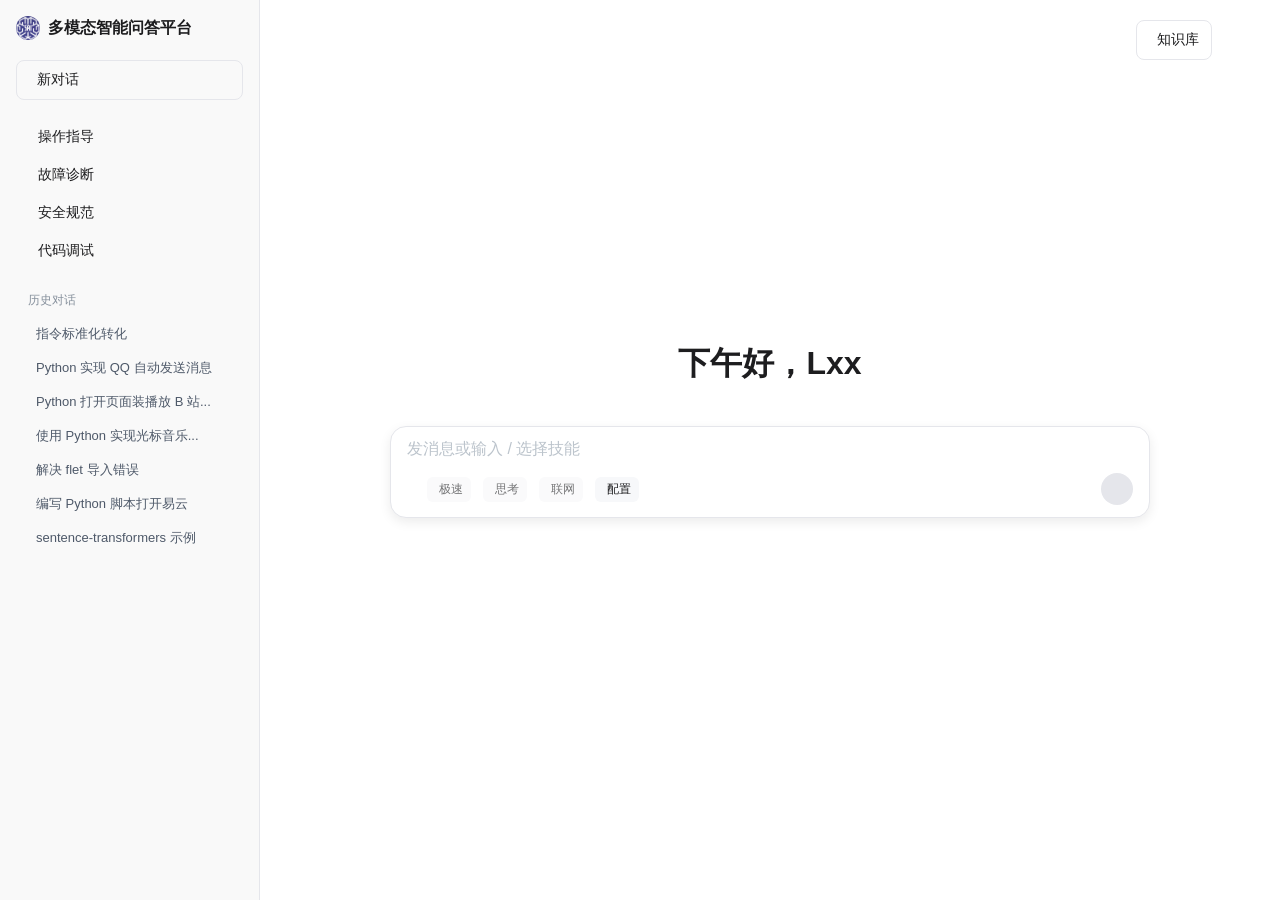
<file: index.html>
<!DOCTYPE html>
<html lang="zh-CN">
<head>
    <meta charset="UTF-8">
    <meta name="viewport" content="width=device-width, initial-scale=1.0">
    <title>Chat Interface</title>
    <!-- 引入 RemixIcon -->
    <link href="https://cdn.bootcdn.net/ajax/libs/remixicon/3.5.0/remixicon.css" rel="stylesheet">
    <!-- 引入 marked.js 用于 Markdown 解析 -->
    <script src="https://cdn.bootcdn.net/ajax/libs/marked/9.1.2/marked.min.js"></script>
    <!-- 引入 marked-highlight 扩展 -->
    <script src="https://cdn.bootcdn.net/ajax/libs/marked-highlight/2.2.2/index.umd.js"></script>
    <!-- 引入 highlight.js 用于代码高亮 -->
    <link rel="stylesheet" href="https://cdn.bootcdn.net/ajax/libs/highlight.js/11.9.0/styles/atom-one-dark.min.css">
    <script src="https://cdn.bootcdn.net/ajax/libs/highlight.js/11.9.0/highlight.min.js"></script>
    <link rel="stylesheet" href="/ui/css/main.css">
</head>
<body>

    <!-- 侧边栏 -->
    <aside class="sidebar" id="sidebar">
        <div class="user-section">
            <div class="logo-area">
                <img src="ui/SAI.png" class="logo-img" alt="SAI">
                <span>多模态智能问答平台</span>
            </div>
            <button class="sidebar-icon-btn" id="sidebarToggle" title="收起侧边栏"><i class="ri-layout-left-line"></i></button>
        </div>

        <button class="new-chat-btn" id="newChatBtn">
            <i class="ri-edit-box-line"></i>
            <span>新对话</span>
        </button>

        <nav class="nav-menu" id="navMenu">
            <a href="#" class="nav-item" data-target="guide">
                <i class="ri-book-open-line"></i>
                <span>操作指导</span>
            </a>
            <a href="#" class="nav-item" data-target="diagnosis">
                <i class="ri-pulse-line"></i>
                <span>故障诊断</span>
            </a>
            <a href="#" class="nav-item" data-target="safety">
                <i class="ri-shield-check-line"></i>
                <span>安全规范</span>
            </a>
            <a href="#" class="nav-item" id="ideNavItem" data-target="ide">
                <i class="ri-bug-line"></i>
                <span>代码调试</span>
            </a>
        </nav>

        <div class="history-section">
            <div class="history-title">历史对话</div>
            <ul class="history-list">
                <li class="history-item"><i class="ri-message-3-line"></i>指令标准化转化</li>
                <li class="history-item"><i class="ri-message-3-line"></i>Python 实现 QQ 自动发送消息</li>
                <li class="history-item"><i class="ri-message-3-line"></i>Python 打开页面装播放 B 站...</li>
                <li class="history-item"><i class="ri-message-3-line"></i>使用 Python 实现光标音乐...</li>
                <li class="history-item"><i class="ri-message-3-line"></i>解决 flet 导入错误</li>
                <li class="history-item"><i class="ri-message-3-line"></i>编写 Python 脚本打开易云</li>
                <li class="history-item"><i class="ri-message-3-line"></i>sentence-transformers 示例</li>
            </ul>
        </div>
    </aside>

    <!-- 主内容区 -->
    <main class="main-content">
        <!-- 顶部右侧 -->
        <div class="top-right-actions">
            <button class="new-chat-btn" id="kbManageBtn" style="margin-top: 0px; margin-bottom: 0;">
                <i class="ri-database-2-line"></i>
                <span>知识库</span>
            </button>
            <button class="sidebar-icon-btn"><i class="ri-notification-3-line"></i></button>
            <button class="sidebar-icon-btn" id="settingsBtn" title="设置"><i class="ri-settings-3-line"></i></button>
        </div>

        <!-- 默认聊天界面 -->
        <div id="chatHome" class="chat-home">
            <div id="greetingContainer" class="greeting-container">
                <h1 class="greeting-text" id="dynamicGreeting">下午好，Lxx</h1>
            </div>

            <!-- 新增：聊天列表 -->
            <div id="chatList" class="chat-list">
                <!-- 消息会动态插入到这里 -->
            </div>

            <div class="input-container">
                <div class="input-box-wrapper">
                    <textarea class="input-area" placeholder="发消息或输入 / 选择技能" rows="1"></textarea>
                    
                    <div class="input-actions">
                        <div class="left-actions">
                            <div class="attachment-wrapper">
                                <button class="action-btn" id="attachBtn" title="附件"><i class="ri-attachment-line"></i></button>
                                <div class="attachment-tooltip">
                                    <div class="tooltip-section">
                                        <div class="tooltip-title">文档：docx、txt、pdf、md、htm、html、csv、xlsx、pptx</div>
                                        <div class="tooltip-title">代码：py、js、java、c、cpp、h、json、xml、yaml、yml</div>
                                        <div class="tooltip-limit">文档/代码：<50.00MB</div>
                                    </div>
                                    <div class="tooltip-section">
                                        <div class="tooltip-title">图片：jpg、jpeg、png</div>
                                        <div class="tooltip-limit">图片：<10.00MB</div>
                                    </div>
                                    <div class="tooltip-section">
                                        <div class="tooltip-title">视频：mp4、avi、mov、flv</div>
                                        <div class="tooltip-limit">视频：<1G</div>
                                    </div>
                                </div>
                            </div>
                            <div class="action-pill mode-pill" data-mode="fast"><i class="ri-flashlight-fill"></i> 极速</div>
                            <div class="action-pill mode-pill" data-mode="think"><i class="ri-brain-line"></i> 思考</div>
                            <div class="action-pill toggle-pill" data-toggle="online"><i class="ri-search-line"></i> 联网</div>
                            <div class="action-pill" id="modelConfigBtn"><i class="ri-equalizer-line"></i> 配置</div>
                        </div>
                        <div class="right-actions">
                            <button class="action-btn" title="截图/工具"><i class="ri-scissors-cut-line"></i></button>
                            <div class="voice-wrapper">
                                <button class="action-btn" id="voiceBtn" title="语音"><i class="ri-mic-line"></i></button>
                                <span class="voice-badge" id="voiceStatus"><i class="ri-record-circle-line"></i>录音中，再点停止</span>
                            </div>
                            <div class="send-btn" id="sendBtn">
                                <i class="ri-arrow-up-line"></i>
                            </div>
                        </div>
                    </div>
                </div>


            </div>
        </div>

        <!-- 功能界面占位 -->
        <div id="featureInterface" class="feature-interface">
            <div class="feature-header">
                <h2 class="feature-title" id="featureTitle">功能名称</h2>
            </div>
            <div class="feature-body">
                <p>这里是 <span id="featureNameDisplay"></span> 的功能界面</p>
            </div>
        </div>

        <!-- Knowledge Base Modal -->
        <div id="kbModal" class="modal">
            <div class="modal-content">
                <div class="modal-header" style="border-bottom: none; padding-bottom: 0;">
                     <div style="flex:1;"></div>
                    <span class="close-modal">&times;</span>
                </div>
                
                <div class="modal-body" style="height: 100%; display: flex; flex-direction: column;">
                    <!-- Tabs for switching KBs (kept for navigation) -->
                    <div class="kb-tabs" style="margin-bottom: 10px;">
                        <div class="kb-tab active" data-kb="guide">操作指导</div>
                        <div class="kb-tab" data-kb="diagnosis">故障诊断</div>
                        <div class="kb-tab" data-kb="safety">安全规范</div>
                        <div class="kb-tab" data-kb="debug">代码调试</div>
                    </div>

                    <!-- New Complex View -->
                    <div class="kb-container">
                        <!-- Header Row -->
                        <div class="kb-header-row">
                            <div class="kb-title-group">
                                <span class="kb-title-text" id="kbCurrentTitle">操作指导知识库</span>
                                <i class="ri-edit-line kb-edit-icon"></i>
                            </div>
                            <div class="kb-header-actions">
                                <button class="btn-text" id="kbParseSettingsBtn">解析设置</button>
                                <button class="btn-text" id="kbRetrievalSettingsBtn">检索设置</button>
                                <button class="btn-text" id="kbRecallTestBtn">召回测试</button>
                            </div>
                        </div>

                        <!-- Filter Row -->
                        <div class="kb-filter-row">
                            <div class="filter-item" style="flex: 1; max-width: 300px;">
                                <i class="ri-search-line"></i>
                                <input type="text" class="filter-input" placeholder="请输入关键字">
                            </div>
                            <button class="btn-solid" style="padding: 6px 20px;">搜索</button>
                            <button class="btn-text" style="color: var(--text-secondary);">重置</button>
                        </div>

                        <!-- Action Bar -->
                        <div class="kb-action-bar">
                            <div class="doc-count">
                                文档总数 <span class="count-num" id="kbTotalCount">0</span>
                                <span id="kbStatusInfo" style="margin-left: 16px; font-size: 12px;"></span>
                            </div>
                            <div class="action-buttons">
                                <button class="btn-danger" id="kbDeleteBtn">删除</button>
                                <button class="btn-outline" id="kbBuildIndexBtn"><i class="ri-database-2-line"></i> 构建索引</button>
                                <button class="btn-solid" id="kbAddFileBtn">+ 添加文件</button>
                            </div>
                        </div>

                        <!-- Table -->
                        <div class="kb-table-wrapper">
                            <table class="kb-table">
                                <thead>
                                    <tr>
                                        <th style="width: 40px;"><input type="checkbox"></th>
                                        <th>文件名</th>
                                        <th>文件类型</th>
                                        <th>字符数</th>
                                        <th>召回次数</th>
                                        <th>上传时间</th>
                                        <th>启用</th>
                                        <th>构建状态</th>
                                        <th style="text-align: right;">操作</th>
                                    </tr>
                                </thead>
                                <tbody id="kbTableBody">
                                    <!-- Dynamic Rows -->
                                </tbody>
                            </table>
                        </div>

                        <!-- Pagination -->
                        <div class="kb-pagination">
                            <span>共 1 条</span>
                            <button class="page-btn disabled"><</button>
                            <button class="page-btn active">1</button>
                            <button class="page-btn disabled">></button>
                            <select style="border: 1px solid #eee; border-radius: 4px; padding: 2px;">
                                <option>20条/页</option>
                            </select>
                        </div>
                    </div>
                    
                    <!-- Hidden input for file upload -->
                    <input type="file" id="kbFileInput" multiple style="display: none;">
                </div>
            </div>
        </div>

        <!-- Parsing Settings Modal -->
        <div id="parseSettingsModal" class="modal">
            <div class="modal-content" style="width: 400px;">
                <div class="modal-header">
                    <h3>解析设置</h3>
                    <span class="close-modal">&times;</span>
                </div>
                <div class="modal-body">
                    <div class="form-group">
                        <label>OCR 工具</label>
                        <select id="parseOcrTool">
                            <option value="paddle">PaddleOCR</option>
                            <option value="tesseract">Tesseract</option>
                            <option value="baidu">百度 OCR</option>
                        </select>
                    </div>
                    <div class="form-group">
                        <label>文本切分策略</label>
                        <select id="parseSplitStrategy">
                            <option value="smart" selected>Smart (智能切分 - 推荐)</option>
                            <option value="fixed_size">Fixed Size (固定大小)</option>
                            <option value="sentence">Sentence Split (句子切分)</option>
                            <option value="recursive">Recursive (递归字符)</option>
                            <option value="semantic">Semantic (语义切分)</option>
                            <option value="hybrid">Hybrid (混合分块)</option>
                        </select>
                    </div>
                    <div class="form-group" id="chunkSizeGroup">
                        <label>文本切分大小 (Chunk Size)</label>
                        <input type="number" id="parseChunkSize" value="500">
                    </div>
                    <div class="form-group" id="overlapGroup">
                        <label>切分重叠 (Overlap)</label>
                        <input type="number" id="parseOverlap" value="50">
                    </div>
                </div>
                <div class="modal-footer">
                    <button class="btn-primary" id="saveParseSettingsBtn">保存</button>
                </div>
            </div>
        </div>

        <!-- Retrieval Settings Modal -->
        <div id="retrievalSettingsModal" class="modal">
            <div class="modal-content" style="width: 400px;">
                <div class="modal-header">
                    <h3>检索设置</h3>
                    <span class="close-modal">&times;</span>
                </div>
                <div class="modal-body">
                    <div class="form-group">
                        <label>召回数量 (Top K)</label>
                        <input type="number" id="retrievalTopK" value="3">
                    </div>
                    <div class="form-group">
                        <label>相似度阈值 (Threshold)</label>
                        <div style="display: flex; align-items: center; gap: 10px;">
                            <input type="range" id="retrievalThreshold" min="0" max="1" step="0.1" value="0.4" style="flex: 1;">
                            <span id="retrievalThresholdVal">0.4</span>
                        </div>
                    </div>
                </div>
                <div class="modal-footer">
                    <button class="btn-primary" id="saveRetrievalSettingsBtn">保存</button>
                </div>
            </div>
        </div>

        <!-- Recall Test Modal -->
        <div id="recallTestModal" class="modal">
            <div class="modal-content" style="width: 600px;">
                <div class="modal-header">
                    <h3>召回测试</h3>
                    <span class="close-modal">&times;</span>
                </div>
                <div class="modal-body">
                    <div class="input-group" style="display: flex; gap: 10px; margin-bottom: 20px;">
                        <input type="text" id="recallTestInput" class="filter-input" placeholder="输入测试问题..." style="flex: 1;">
                        <button class="btn-solid" id="startRecallTestBtn">测试</button>
                    </div>
                    <div class="recall-results" id="recallTestResults" style="max-height: 400px; overflow-y: auto; background: #f9f9f9; padding: 10px; border-radius: 4px;">
                        <div style="text-align: center; color: #999;">请输入问题进行测试</div>
                    </div>
                </div>
            </div>
        </div>

        <!-- Settings Modal -->
        <div id="settingsModal" class="modal">
            <div class="modal-content" style="max-width: 900px;">
                <div class="modal-header">
                    <h3>系统设置</h3>
                    <span class="close-btn" id="closeSettingsBtn">&times;</span>
                </div>
                <div class="modal-body">
                    <!-- 设置标签页 -->
                    <div class="settings-tabs">
                        <button class="settings-tab active" data-tab="api">API 管理</button>
                        <button class="settings-tab" data-tab="prompts">提示词管理</button>
                    </div>

                    <!-- API 管理标签页 -->
                    <div class="settings-tab-content active" id="apiTab">
                        <div class="api-providers-list">
                            <!-- 通义千问 -->
                            <div class="api-provider-item">
                                <div class="api-provider-header">
                                    <div class="api-provider-info">
                                        <span class="api-provider-name">🔷 通义千问 (Qwen)</span>
                                        <span class="api-provider-status" data-provider="qwen">未配置</span>
                                    </div>
                                    <button class="btn-text api-config-btn" data-provider="qwen">配置</button>
                                </div>
                                <div class="api-provider-desc">阿里云推出的大语言模型，支持多种任务</div>
                            </div>

                            <!-- ChatGPT -->
                            <div class="api-provider-item">
                                <div class="api-provider-header">
                                    <div class="api-provider-info">
                                        <span class="api-provider-name">🤖 ChatGPT (OpenAI)</span>
                                        <span class="api-provider-status" data-provider="openai">未配置</span>
                                    </div>
                                    <button class="btn-text api-config-btn" data-provider="openai">配置</button>
                                </div>
                                <div class="api-provider-desc">OpenAI 研发的通用人工智能模型</div>
                            </div>

                            <!-- 火山引擎 -->
                            <div class="api-provider-item">
                                <div class="api-provider-header">
                                    <div class="api-provider-info">
                                        <span class="api-provider-name">🌋 火山引擎 (Volcengine)</span>
                                        <span class="api-provider-status" data-provider="volcengine">未配置</span>
                                    </div>
                                    <button class="btn-text api-config-btn" data-provider="volcengine">配置</button>
                                </div>
                                <div class="api-provider-desc">火山方舟提供的模型，例如 Doubao-pro-4k</div>
                            </div>

                            <!-- 深度求索 -->
                            <div class="api-provider-item">
                                <div class="api-provider-header">
                                    <div class="api-provider-info">
                                        <span class="api-provider-name">🔍 深度求索 (DeepSeek)</span>
                                        <span class="api-provider-status" data-provider="deepseek">未配置</span>
                                    </div>
                                    <button class="btn-text api-config-btn" data-provider="deepseek">配置</button>
                                </div>
                                <div class="api-provider-desc">深度求索提供的模型，例如 deepseek-chat</div>
                            </div>

                            <!-- 本地模型 -->
                            <div class="api-provider-item">
                                <div class="api-provider-header">
                                    <div class="api-provider-info">
                                        <span class="api-provider-name">💻 本地模型 (Local)</span>
                                        <span class="api-provider-status" data-provider="local">未配置</span>
                                    </div>
                                    <button class="btn-text api-config-btn" data-provider="local">配置</button>
                                </div>
                                <div class="api-provider-desc">兼容 OpenAI API 的本地模型，例如 LM Studio</div>
                            </div>
                        </div>
                    </div>

                    <!-- 提示词管理标签页 -->
                    <div class="settings-tab-content" id="promptsTab">
                        <div class="prompts-list">
                            <!-- 操作指导 -->
                            <div class="prompt-item">
                                <div class="prompt-header">
                                    <div class="prompt-info">
                                        <span class="prompt-icon">📖</span>
                                        <div>
                                            <div class="prompt-name">操作指导场景</div>
                                            <div class="prompt-desc">强调步骤的原子性与顺序感</div>
                                        </div>
                                    </div>
                                    <button class="btn-text prompt-edit-btn" data-scenario="operation_guide">编辑</button>
                                </div>
                            </div>

                            <!-- 故障诊断 -->
                            <div class="prompt-item">
                                <div class="prompt-header">
                                    <div class="prompt-info">
                                        <span class="prompt-icon">🔧</span>
                                        <div>
                                            <div class="prompt-name">故障诊断场景</div>
                                            <div class="prompt-desc">采用思维链（CoT）引导模型进行逻辑推理</div>
                                        </div>
                                    </div>
                                    <button class="btn-text prompt-edit-btn" data-scenario="fault_diagnosis">编辑</button>
                                </div>
                            </div>

                            <!-- 安全规范 -->
                            <div class="prompt-item">
                                <div class="prompt-header">
                                    <div class="prompt-info">
                                        <span class="prompt-icon">⚠️</span>
                                        <div>
                                            <div class="prompt-name">安全规范场景</div>
                                            <div class="prompt-desc">设定极高的警示优先级，确保安全预警显著</div>
                                        </div>
                                    </div>
                                    <button class="btn-text prompt-edit-btn" data-scenario="safety_regulation">编辑</button>
                                </div>
                            </div>

                            <!-- 代码调试 -->
                            <div class="prompt-item">
                                <div class="prompt-header">
                                    <div class="prompt-info">
                                        <span class="prompt-icon">🐛</span>
                                        <div>
                                            <div class="prompt-name">代码调试场景</div>
                                            <div class="prompt-desc">以 Diff 格式指出错误并提供修复方案</div>
                                        </div>
                                    </div>
                                    <button class="btn-text prompt-edit-btn" data-scenario="code_debug">编辑</button>
                                </div>
                            </div>
                        </div>
                    </div>
                </div>
            </div>
        </div>

        <!-- API 配置模态框 -->
        <div id="apiConfigModal" class="modal">
            <div class="modal-content" style="max-width: 500px;">
                <div class="modal-header">
                    <h3 id="apiConfigTitle">API 配置</h3>
                    <span class="close-btn" id="closeApiConfigBtn">&times;</span>
                </div>
                <div class="modal-body">
                    <div class="form-group">
                        <label for="apiKeyInput">API Key</label>
                        <input type="password" id="apiKeyInput" placeholder="请输入 API Key">
                        <small style="color: #86909c;">API Key 将保存在浏览器本地存储中</small>
                    </div>
                    <div class="form-group">
                        <label for="apiBaseUrlInput">Base URL (可选)</label>
                        <input type="text" id="apiBaseUrlInput" placeholder="留空使用默认地址">
                    </div>
                </div>
                <div class="modal-footer">
                    <button class="btn-secondary" id="cancelApiConfigBtn">取消</button>
                    <button class="btn-primary" id="saveApiConfigBtn">保存</button>
                </div>
            </div>
        </div>

        <!-- 提示词编辑模态框 -->
        <div id="promptEditModal" class="modal">
            <div class="modal-content" style="max-width: 800px;">
                <div class="modal-header">
                    <h3 id="promptEditTitle">编辑提示词</h3>
                    <span class="close-btn" id="closePromptEditBtn">&times;</span>
                </div>
                <div class="modal-body">
                    <div class="form-group">
                        <label for="promptTextarea">系统提示词</label>
                        <textarea id="promptTextarea" rows="15" placeholder="请输入系统提示词..." style="font-family: 'Consolas', 'Monaco', monospace; font-size: 14px;"></textarea>
                        <small style="color: #86909c;">提示词将影响该场景下 AI 的回答风格和格式</small>
                    </div>
                    <div class="prompt-actions">
                        <button class="btn-text" id="resetPromptBtn">恢复默认</button>
                        <button class="btn-text" id="previewPromptBtn">预览效果</button>
                    </div>
                </div>
                <div class="modal-footer">
                    <button class="btn-secondary" id="cancelPromptEditBtn">取消</button>
                    <button class="btn-primary" id="savePromptEditBtn">保存</button>
                </div>
            </div>
        </div>

        <!-- Model Config Modal -->
        <div id="modelConfigModal" class="modal">
            <div class="modal-content">
                <div class="modal-header">
                    <h3>模型配置</h3>
                    <span class="close-btn" id="closeModelConfigBtn">&times;</span>
                </div>
                <div class="modal-body">
                    <div class="form-group">
                        <label>对话模型 (Chat)</label>
                        <select id="llmSelect"></select>
                    </div>
                    <div class="form-group">
                        <label>OCR模型 (OCR)</label>
                        <select id="ocrSelect"></select>
                    </div>
                    <div class="form-group">
                        <label>语音识别模型 (ASR)</label>
                        <select id="asrSelect"></select>
                    </div>
                    <div class="form-group">
                        <label>语音合成模型 (TTS)</label>
                        <select id="ttsSelect"></select>
                    </div>
                    <div class="form-group">
                        <label>系统提示词 (System Prompt)</label>
                        <textarea id="systemPrompt" rows="5" placeholder="你是一个有用的助手..."></textarea>
                    </div>
                </div>
                <div class="modal-footer">
                    <button class="btn-primary" id="saveModelConfigBtn">应用</button>
                </div>
            </div>
        </div>
        <!-- Provider Config Modal -->
        <div id="providerConfigModal" class="modal">
            <div class="modal-content" style="width: 500px; max-height: none; overflow-y: visible;">
                <div class="modal-header">
                    <h3 id="providerConfigTitle">配置</h3>
                    <span class="close-btn" id="closeProviderConfigBtn">&times;</span>
                </div>
                <div class="modal-body">
                    <div class="form-group">
                        <label>API Key</label>
                        <input type="password" id="providerApiKey" placeholder="请输入 API Key">
                    </div>
                    <div class="form-group">
                        <label>API Base URL (可选)</label>
                        <input type="text" id="providerBaseUrl" placeholder="默认地址，如需修改请填写">
                    </div>
                </div>
                <div class="modal-footer">
                    <button class="btn-primary" id="saveProviderConfigBtn">保存</button>
                </div>
            </div>
        </div>
    </main>

    <input type="file" id="hiddenFileInput" style="display:none" accept="*/*">

    <script src="/ui/js/main.js"></script>
</body>
</html>
</file>
<file: ui/css/main.css>
/* Attachment Tooltip Styles */
        .attachment-wrapper {
            position: relative;
            display: inline-block;
        }

        .attachment-tooltip {
            display: none;
            position: absolute;
            bottom: 100%;
            left: 0;
            background-color: #fff;
            border: 1px solid #e5e6eb;
            border-radius: 8px;
            padding: 12px;
            width: 300px;
            box-shadow: 0 4px 16px rgba(0,0,0,0.1);
            z-index: 1000;
            margin-bottom: 10px;
            font-size: 12px;
            color: var(--text-primary);
        }

        .attachment-wrapper:hover .attachment-tooltip {
            display: block;
        }

        .tooltip-section {
            margin-bottom: 8px;
            padding-bottom: 8px;
            border-bottom: 1px solid #f2f3f5;
        }

        .tooltip-section:last-child {
            margin-bottom: 0;
            padding-bottom: 0;
            border-bottom: none;
        }

        .tooltip-title {
            color: var(--text-primary);
            margin-bottom: 4px;
            line-height: 1.4;
        }

        .tooltip-limit {
            color: var(--text-secondary);
        }

        /* Modal Styles */
        .modal {
            display: none;
            position: fixed;
            z-index: 1000;
            left: 0;
            top: 0;
            width: 100%;
            height: 100%;
            background-color: rgba(0,0,0,0.5);
            align-items: center;
            justify-content: center;
        }

        .modal-content {
            background-color: #fff;
            padding: 24px;
            border-radius: 12px;
            width: 1200px; /* 增加宽度以适应网格 */
            max-width: 95%;
            max-height: 85vh; /* 限制高度 */
            overflow-y: auto; /* 内容过多时滚动 */
            box-shadow: 0 4px 24px rgba(0,0,0,0.1);
            display: flex;
            flex-direction: column;
        }

        /* KB Modal Styles */
        .kb-container {
            display: flex;
            flex-direction: column;
            gap: 20px;
            height: 100%;
        }

        .kb-header-row {
            display: flex;
            justify-content: space-between;
            align-items: center;
            padding-bottom: 16px;
            border-bottom: 1px solid #f0f0f0;
        }

        .kb-title-group {
            display: flex;
            align-items: center;
            gap: 8px;
        }

        .kb-title-text {
            font-size: 18px;
            font-weight: 600;
            color: var(--text-primary);
        }

        .kb-edit-icon {
            color: var(--text-secondary);
            cursor: pointer;
            font-size: 16px;
        }

        .kb-header-actions {
            display: flex;
            gap: 12px;
        }

        .btn-text {
            background: none;
            border: none;
            color: var(--text-secondary);
            cursor: pointer;
            font-size: 14px;
            padding: 4px 8px;
            border-radius: 4px;
        }
        .btn-text:hover {
            background-color: #f5f5f5;
            color: var(--accent-color);
        }

        .btn-primary-small {
            background-color: var(--accent-color);
            color: #fff;
            border: none;
            padding: 6px 12px;
            border-radius: 4px;
            font-size: 12px;
            cursor: pointer;
        }

        .kb-filter-row {
            display: flex;
            flex-wrap: wrap;
            gap: 12px;
            align-items: center;
            background-color: #f9fafb;
            padding: 16px;
            border-radius: 8px;
        }

        .filter-item {
            display: flex;
            align-items: center;
            background: #fff;
            border: 1px solid #e5e6eb;
            border-radius: 4px;
            padding: 6px 12px;
            font-size: 13px;
            color: var(--text-secondary);
            min-width: 160px;
        }
        
        .filter-item i {
            margin-right: 8px;
        }

        .filter-input {
            border: none;
            outline: none;
            width: 100%;
            font-size: 13px;
        }

        .kb-action-bar {
            display: flex;
            justify-content: space-between;
            align-items: center;
            margin-top: 10px;
        }

        .doc-count {
            font-size: 14px;
            color: var(--text-primary);
            font-weight: 500;
        }
        .doc-count span {
            color: var(--accent-color);
            margin-left: 4px;
        }

        .action-buttons {
            display: flex;
            gap: 10px;
        }

        .btn-danger {
            background-color: #ff4d4f;
            color: #fff;
            border: none;
            padding: 8px 16px;
            border-radius: 4px;
            font-size: 13px;
            cursor: pointer;
        }
        .btn-outline {
            background-color: #fff;
            border: 1px solid var(--accent-color);
            color: var(--accent-color);
            padding: 8px 16px;
            border-radius: 4px;
            font-size: 13px;
            cursor: pointer;
        }
        .btn-solid {
            background-color: var(--accent-color);
            color: #fff;
            border: none;
            padding: 8px 16px;
            border-radius: 4px;
            font-size: 13px;
            cursor: pointer;
        }

        /* Table Styles */
        .kb-table-wrapper {
            border: 1px solid #e5e6eb;
            border-radius: 8px;
            overflow: hidden;
            margin-top: 16px;
        }
        
        .kb-table {
            width: 100%;
            border-collapse: collapse;
            font-size: 13px;
        }

        .kb-table th, .kb-table td {
            padding: 12px 16px;
            text-align: left;
            border-bottom: 1px solid #f0f0f0;
        }

        .kb-table th {
            background-color: #f7f8fa;
            font-weight: 500;
            color: var(--text-secondary);
        }

        .kb-table tr:hover {
            background-color: #fafafa;
        }

        .status-badge {
            display: inline-flex;
            align-items: center;
            gap: 4px;
            color: #00b42a; /* Green */
        }
        
        .toggle-switch {
            position: relative;
            display: inline-block;
            width: 32px;
            height: 18px;
        }
        .toggle-switch input {
            opacity: 0;
            width: 0;
            height: 0;
        }
        .slider {
            position: absolute;
            cursor: pointer;
            top: 0;
            left: 0;
            right: 0;
            bottom: 0;
            background-color: #ccc;
            transition: .4s;
            border-radius: 18px;
        }
        .slider:before {
            position: absolute;
            content: "";
            height: 14px;
            width: 14px;
            left: 2px;
            bottom: 2px;
            background-color: white;
            transition: .4s;
            border-radius: 50%;
        }
        input:checked + .slider {
            background-color: var(--accent-color);
        }
        input:checked + .slider:before {
            transform: translateX(14px);
        }

        .table-actions a {
            color: var(--accent-color);
            margin-right: 8px;
            cursor: pointer;
            text-decoration: none;
        }
        .table-actions a.delete {
            color: #ff4d4f;
        }

        /* Pagination */
        .kb-pagination {
            display: flex;
            justify-content: flex-end;
            align-items: center;
            padding: 16px 0;
            gap: 12px;
            font-size: 13px;
            color: var(--text-secondary);
        }
        .page-btn {
            border: 1px solid #e5e6eb;
            background: #fff;
            padding: 4px 8px;
            border-radius: 4px;
            cursor: pointer;
        }
        .page-btn.active {
            background-color: var(--accent-color);
            color: #fff;
            border-color: var(--accent-color);
        }

        /* Hide original upload area when showing table */
        .kb-upload-view {
            display: none;
        }
        .kb-list-view {
            display: block;
        }


        /* Providers Grid Styles */
        .providers-grid {
            display: grid;
            grid-template-columns: repeat(auto-fill, minmax(280px, 1fr));
            gap: 20px;
            padding: 10px 0;
        }

        .provider-card {
            border: 1px solid #e5e6eb;
            border-radius: 12px;
            padding: 20px;
            background: #fff;
            transition: all 0.2s;
            cursor: pointer;
            display: flex;
            flex-direction: column;
            gap: 12px;
            position: relative;
        }

        .provider-card:hover {
            border-color: var(--accent-color);
            box-shadow: 0 4px 12px rgba(0,0,0,0.05);
            transform: translateY(-2px);
        }

        .card-header {
            display: flex;
            justify-content: space-between;
            align-items: flex-start;
        }

        .provider-info {
            display: flex;
            align-items: center;
            gap: 12px;
        }

        .provider-icon {
            width: 40px;
            height: 40px;
            border-radius: 8px;
            background-color: #f7f8fa;
            display: flex;
            align-items: center;
            justify-content: center;
            font-size: 24px;
            color: var(--accent-color);
            overflow: hidden; /* Ensure image stays within border radius */
        }

        .provider-icon img {
            width: 100%;
            height: 100%;
            object-fit: cover;
        }

        .provider-name {
            font-size: 16px;
            font-weight: 600;
            color: var(--text-primary);
        }

        .more-btn {
            color: var(--text-secondary);
            cursor: pointer;
            padding: 4px;
        }

        .card-desc {
            font-size: 13px;
            color: var(--text-secondary);
            line-height: 1.5;
            min-height: 40px; /* 保持卡片高度一致 */
            display: -webkit-box;
            -webkit-line-clamp: 2;
            line-clamp: 2; /* 标准属性兼容性 */
            -webkit-box-orient: vertical;
            overflow: hidden;
        }

        .card-footer {
            margin-top: auto;
            display: flex;
            flex-direction: column;
            gap: 12px;
        }

        .model-count {
            font-size: 12px;
            color: var(--text-secondary);
        }

        .tags {
            display: flex;
            flex-wrap: wrap;
            gap: 8px;
        }

        .tag {
            font-size: 12px;
            padding: 2px 8px;
            border-radius: 4px;
            border: 1px solid #e5e6eb;
            color: #0066ff;
            background-color: #f0f7ff;
            border-color: #b3d1ff;
        }

        .modal-header {
            display: flex;
            justify-content: space-between;
            align-items: center;
            margin-bottom: 20px;
        }

        .modal-header h3 {
            font-size: 18px;
            font-weight: 600;
        }

        .close-btn {
            font-size: 24px;
            cursor: pointer;
            color: #86909c;
        }

        .form-group {
            margin-bottom: 16px;
        }

        .form-group label {
            display: block;
            margin-bottom: 8px;
            font-size: 14px;
            font-weight: 500;
            color: var(--text-primary);
        }

        .form-group input, .form-group select, .form-group textarea {
            width: 100%;
            padding: 8px 12px;
            border: 1px solid #e5e6eb;
            border-radius: 6px;
            font-size: 14px;
            outline: none;
            transition: border-color 0.2s;
            font-family: inherit;
        }

        .form-group input:focus, .form-group select:focus, .form-group textarea:focus {
            border-color: var(--accent-color);
        }

        .modal-footer {
            display: flex;
            justify-content: flex-end;
            gap: 12px;
            margin-top: 24px;
        }

        .btn-primary {
            background-color: var(--accent-color);
            color: #fff;
            border: none;
            padding: 8px 16px;
            border-radius: 6px;
            cursor: pointer;
            font-size: 14px;
            transition: background-color 0.2s;
        }

        .btn-primary:hover {
            background-color: #0052cc;
        }

        .btn-secondary {
            background-color: #f2f3f5;
            color: var(--text-primary);
            border: none;
            padding: 8px 16px;
            border-radius: 6px;
            cursor: pointer;
            font-size: 14px;
            transition: background-color 0.2s;
        }

        .btn-secondary:hover {
            background-color: #e5e6eb;
        }

        .btn-text {
            background: none;
            border: none;
            color: var(--accent-color);
            cursor: pointer;
            font-size: 14px;
            padding: 4px 8px;
            transition: opacity 0.2s;
        }

        .btn-text:hover {
            opacity: 0.8;
        }

        /* 设置标签页样式 */
        .settings-tabs {
            display: flex;
            gap: 8px;
            margin-bottom: 24px;
            border-bottom: 1px solid var(--border-color);
        }

        .settings-tab {
            padding: 12px 24px;
            background: none;
            border: none;
            border-bottom: 2px solid transparent;
            cursor: pointer;
            font-size: 14px;
            font-weight: 500;
            color: var(--text-secondary);
            transition: all 0.2s;
        }

        .settings-tab:hover {
            color: var(--text-primary);
        }

        .settings-tab.active {
            color: var(--accent-color);
            border-bottom-color: var(--accent-color);
        }

        .settings-tab-content {
            display: none;
        }

        .settings-tab-content.active {
            display: block;
        }

        /* API 提供商列表样式 */
        .api-providers-list {
            display: flex;
            flex-direction: column;
            gap: 12px;
        }

        .api-provider-item {
            padding: 16px;
            border: 1px solid var(--border-color);
            border-radius: 8px;
            transition: all 0.2s;
        }

        .api-provider-item:hover {
            border-color: var(--accent-color);
            box-shadow: 0 2px 8px rgba(0, 102, 255, 0.1);
        }

        .api-provider-header {
            display: flex;
            justify-content: space-between;
            align-items: center;
            margin-bottom: 8px;
        }

        .api-provider-info {
            display: flex;
            align-items: center;
            gap: 12px;
        }

        .api-provider-name {
            font-size: 15px;
            font-weight: 600;
            color: var(--text-primary);
        }

        .api-provider-status {
            font-size: 12px;
            padding: 2px 8px;
            border-radius: 12px;
            background-color: #f2f3f5;
            color: var(--text-secondary);
        }

        .api-provider-status.configured {
            background-color: #e8f5e9;
            color: #2e7d32;
        }

        .api-provider-desc {
            font-size: 13px;
            color: var(--text-secondary);
            line-height: 1.5;
        }

        /* 提示词列表样式 */
        .prompts-list {
            display: flex;
            flex-direction: column;
            gap: 12px;
        }

        .prompt-item {
            padding: 16px;
            border: 1px solid var(--border-color);
            border-radius: 8px;
            transition: all 0.2s;
        }

        .prompt-item:hover {
            border-color: var(--accent-color);
            box-shadow: 0 2px 8px rgba(0, 102, 255, 0.1);
        }

        .prompt-header {
            display: flex;
            justify-content: space-between;
            align-items: center;
        }

        .prompt-info {
            display: flex;
            align-items: flex-start;
            gap: 12px;
        }

        .prompt-icon {
            font-size: 24px;
            flex-shrink: 0;
        }

        .prompt-name {
            font-size: 15px;
            font-weight: 600;
            color: var(--text-primary);
            margin-bottom: 4px;
        }

        .prompt-desc {
            font-size: 13px;
            color: var(--text-secondary);
            line-height: 1.5;
        }

        .prompt-actions {
            display: flex;
            justify-content: flex-end;
            gap: 12px;
            margin-top: 12px;
            padding-top: 12px;
            border-top: 1px solid var(--border-color);
        }

        :root {
            --sidebar-bg: #f9f9f9;
            --main-bg: #ffffff;
            --text-primary: #1d1d1f;
            --text-secondary: #86909c;
            --border-color: #e5e6eb;
            --accent-color: #0066ff;
            --hover-bg: #f2f3f5;
            --sidebar-width: 260px;
            --sidebar-collapsed-width: 64px;
        }

        * {
            box-sizing: border-box;
            margin: 0;
            padding: 0;
        }

        body {
            font-family: -apple-system, BlinkMacSystemFont, "Segoe UI", Roboto, "Helvetica Neue", Arial, sans-serif;
            height: 100vh;
            display: flex;
            color: var(--text-primary);
            overflow: hidden;
        }

        /* 侧边栏样式 */
        .sidebar {
            width: var(--sidebar-width);
            background-color: var(--sidebar-bg);
            border-right: 1px solid var(--border-color);
            display: flex;
            flex-direction: column;
            padding: 16px;
            flex-shrink: 0;
            transition: width 0.3s ease;
            position: relative;
            overflow: hidden;
        }

        /* 收起状态 */
        .sidebar.collapsed {
            width: var(--sidebar-collapsed-width);
            padding: 16px 8px;
        }

        .sidebar.collapsed .logo-area span,
        .sidebar.collapsed .new-chat-btn span,
        .sidebar.collapsed .nav-item span,
        .sidebar.collapsed .history-section,
        .sidebar.collapsed .history-title {
            display: none;
        }

        .sidebar.collapsed .user-section {
            justify-content: center;
            flex-direction: column;
            gap: 16px;
        }
        
        .sidebar.collapsed .logo-area {
            justify-content: center;
        }

        .sidebar.collapsed .new-chat-btn {
            justify-content: center;
            padding: 10px 0;
        }

        .sidebar.collapsed .nav-item {
            justify-content: center;
            padding: 8px 0;
        }

        .user-section {
            display: flex;
            align-items: center;
            justify-content: space-between;
            margin-bottom: 20px;
        }

        .logo-area {
            display: flex;
            align-items: center;
            gap: 8px;
            font-weight: 600;
            font-size: 16px;
            white-space: nowrap;
        }

        .logo-img {
            width: 24px;
            height: 24px;
            border-radius: 50%;
            object-fit: cover; /* 保持图片比例 */
            flex-shrink: 0;
        }

        .sidebar-icon-btn {
            background: none;
            border: none;
            cursor: pointer;
            color: var(--text-secondary);
            font-size: 18px;
            padding: 4px;
            border-radius: 4px;
            display: flex;
            align-items: center;
            justify-content: center;
        }
        .sidebar-icon-btn:hover {
            background-color: #e8e8e8;
        }

        .new-chat-btn {
            display: flex;
            align-items: center;
            gap: 8px;
            background-color: transparent;
            border: 1px solid var(--border-color);
            color: var(--text-primary);
            padding: 10px 12px;
            border-radius: 8px;
            font-size: 14px;
            cursor: pointer;
            margin-bottom: 20px;
            transition: all 0.2s;
            white-space: nowrap;
        }

        .new-chat-btn:hover {
            background-color: #fff;
            box-shadow: 0 2px 5px rgba(0,0,0,0.05);
        }

        .nav-menu {
            display: flex;
            flex-direction: column;
            gap: 4px;
            margin-bottom: 24px;
        }

        .nav-item {
            display: flex;
            align-items: center;
            gap: 10px;
            padding: 8px 12px;
            border-radius: 8px;
            cursor: pointer;
            color: var(--text-primary);
            font-size: 14px;
            text-decoration: none;
            white-space: nowrap;
        }

        .nav-item:hover, .nav-item.active {
            background-color: var(--hover-bg);
        }
        
        .nav-item.active {
            color: var(--accent-color);
            font-weight: 500;
        }
        .nav-item.active i {
            color: var(--accent-color);
        }

        .nav-item i {
            font-size: 18px;
            color: var(--text-secondary);
            flex-shrink: 0;
        }

        .history-section {
            flex: 1;
            overflow-y: auto;
            display: flex;
            flex-direction: column;
            opacity: 1;
            transition: opacity 0.2s;
        }

        .history-title {
            font-size: 12px;
            color: var(--text-secondary);
            margin-bottom: 8px;
            padding-left: 12px;
            white-space: nowrap;
        }

        .history-list {
            list-style: none;
        }

        .history-item {
            padding: 8px 12px;
            border-radius: 8px;
            cursor: pointer;
            font-size: 13px;
            color: #4e5969;
            white-space: nowrap;
            overflow: hidden;
            text-overflow: ellipsis;
            display: flex;
            align-items: center;
            gap: 8px;
        }

        .history-item:hover {
            background-color: var(--hover-bg);
        }
        
        .history-item.active {
            background-color: #e6f0ff;
            color: var(--accent-color);
        }
        
        .history-item i {
            font-size: 14px;
            color: var(--text-secondary);
        }

        /* 主内容区域样式 */
        .main-content {
            flex: 1;
            background-color: var(--main-bg);
            display: flex;
            flex-direction: column;
            align-items: center;
            justify-content: center;
            position: relative;
        }

        /* 聊天主页 */
        .chat-home {
            width: 100%;
            height: 100%;
            display: flex;
            flex-direction: column;
            align-items: center;
            justify-content: center;
        }

        .greeting-container {
            text-align: center;
            margin-bottom: 40px;
            transition: opacity 0.3s;
        }

        /* 聊天记录列表 */
        .chat-list {
            flex: 1;
            width: 100%;
            max-width: 800px;
            overflow-y: auto;
            padding: 20px 40px 20px 20px; /* 右侧增加 padding 留给滚动条 */
            display: none; /* 默认隐藏，有消息时显示 */
            flex-direction: column;
            gap: 20px;
            margin-bottom: 20px;
            /* 自定义滚动条样式 */
            scrollbar-width: thin;
            scrollbar-color: #dcdcdc transparent;
        }

        /* Webkit 浏览器滚动条样式 */
        .chat-list::-webkit-scrollbar {
            width: 6px;
        }
        .chat-list::-webkit-scrollbar-track {
            background: transparent;
        }
        .chat-list::-webkit-scrollbar-thumb {
            background-color: #dcdcdc;
            border-radius: 10px;
        }
        .chat-list::-webkit-scrollbar-thumb:hover {
            background-color: #b0b0b0;
        }

        .message-row {
            display: flex;
            width: 100%;
        }
        
        .message-row.user {
            justify-content: flex-end;
        }
        
        .message-row.bot {
            justify-content: flex-start;
        }

        .message-bubble {
            padding: 12px 16px;
            border-radius: 12px;
            font-size: 15px;
            line-height: 1.6;
            max-width: 85%;
            word-wrap: break-word;
            position: relative;
        }

        .user-bubble {
            background-color: var(--accent-color);
            color: #fff;
            border-bottom-right-radius: 2px;
        }

        /* 消息中的文件预览 */
        .message-file-preview {
            margin-bottom: 8px;
        }
        .message-file-preview img {
            max-width: 300px;
            max-height: 200px;
            border-radius: 8px;
            cursor: pointer;
            transition: transform 0.2s;
        }
        .message-file-preview img:hover {
            transform: scale(1.02);
        }
        .message-file-preview video {
            max-width: 300px;
            max-height: 200px;
            border-radius: 8px;
        }
        .message-file-preview .file-link {
            display: inline-flex;
            align-items: center;
            gap: 6px;
            padding: 8px 12px;
            background: rgba(255,255,255,0.2);
            border-radius: 6px;
            color: inherit;
            text-decoration: none;
            font-size: 13px;
        }
        .message-file-preview .file-link:hover {
            background: rgba(255,255,255,0.3);
        }
        .message-text {
            margin-top: 4px;
        }

        .bot-bubble {
            background-color: #f2f3f5;
            color: var(--text-primary);
            border-bottom-left-radius: 2px;
            /* Markdown 内容样式优化 */
        }

        /* Markdown Styles for Bot Bubble */
        .bot-bubble p {
            margin: 0 0 10px 0;
        }
        .bot-bubble p:last-child {
            margin-bottom: 0;
        }
        .bot-bubble h1, .bot-bubble h2, .bot-bubble h3, .bot-bubble h4 {
            margin: 16px 0 8px 0;
            font-weight: 600;
            line-height: 1.4;
        }
        .bot-bubble h1 { font-size: 1.4em; }
        .bot-bubble h2 { font-size: 1.3em; }
        .bot-bubble h3 { font-size: 1.2em; }
        
        .bot-bubble ul, .bot-bubble ol {
            margin: 8px 0;
            padding-left: 20px;
        }
        .bot-bubble li {
            margin-bottom: 4px;
        }
        
        .bot-bubble code {
            font-family: 'Consolas', 'Monaco', 'Courier New', monospace;
            background-color: rgba(0,0,0,0.06);
            padding: 2px 4px;
            border-radius: 4px;
            font-size: 0.9em;
        }
        
        .bot-bubble pre {
            background-color: #1e1e1e;
            border-radius: 8px;
            overflow: hidden;
            margin: 10px 0;
            position: relative;
        }
        .bot-bubble pre code {
            background-color: transparent;
            padding: 12px;
            color: #e6edf3;
            font-size: 13px;
            display: block;
            overflow-x: auto;
        }
        
        /* 代码块头部：语言标签和操作按钮 */
        .code-block-header {
            display: flex;
            justify-content: space-between;
            align-items: center;
            background-color: #2d2d2d;
            padding: 8px 12px;
            border-bottom: 1px solid #404040;
            font-size: 12px;
        }
        .code-lang {
            color: #9ca3af;
            font-weight: 500;
            text-transform: lowercase;
        }
        .code-actions {
            display: flex;
            gap: 8px;
        }
        .code-action-btn {
            background: none;
            border: none;
            color: #9ca3af;
            cursor: pointer;
            padding: 4px 8px;
            border-radius: 4px;
            font-size: 12px;
            display: flex;
            align-items: center;
            gap: 4px;
            transition: all 0.2s;
        }
        .code-action-btn:hover {
            background-color: #404040;
            color: #fff;
        }
        .code-action-btn.copied {
            color: #22c55e;
        }
        
        .bot-bubble blockquote {
            border-left: 4px solid #dfe2e5;
            margin: 10px 0;
            padding-left: 10px;
            color: #6a737d;
        }
        
        .bot-bubble table {
            border-collapse: collapse;
            margin: 10px 0;
            width: 100%;
            font-size: 14px;
        }
        .bot-bubble th, .bot-bubble td {
            border: 1px solid #dfe2e5;
            padding: 6px 12px;
        }
        .bot-bubble th {
            background-color: #f6f8fa;
            font-weight: 600;
        }

        /* 思考内容样式 */
        .thinking-block {
            background: linear-gradient(135deg, #f8f9ff 0%, #f0f4ff 100%);
            border-left: 3px solid #6366f1;
            border-radius: 8px;
            padding: 12px 16px;
            margin-bottom: 16px;
            font-size: 14px;
            color: #4b5563;
            position: relative;
        }
        .thinking-block::before {
            content: '💭 思考过程';
            display: block;
            font-weight: 600;
            color: #6366f1;
            margin-bottom: 8px;
            font-size: 13px;
        }
        .thinking-block-collapsed {
            max-height: 80px;
            overflow: hidden;
            cursor: pointer;
        }
        .thinking-block-collapsed::after {
            content: '点击展开...';
            position: absolute;
            bottom: 0;
            left: 0;
            right: 0;
            height: 40px;
            background: linear-gradient(transparent, #f0f4ff);
            display: flex;
            align-items: flex-end;
            justify-content: center;
            padding-bottom: 8px;
            font-size: 12px;
            color: #6366f1;
        }
        .thinking-block.expanded {
            max-height: none;
        }
        .thinking-block.expanded::after {
            display: none;
        }

        /* 知识库来源样式 */
        .kb-sources {
            margin-top: 12px;
            padding: 10px 14px;
            background: linear-gradient(135deg, #f8f9ff 0%, #f0f4ff 100%);
            border-radius: 10px;
            border: 1px solid #e0e6ff;
            font-size: 13px;
            max-width: fit-content;
        }
        .kb-sources-header {
            display: flex;
            align-items: center;
            gap: 6px;
            color: #4a5568;
            font-weight: 500;
            cursor: pointer;
            user-select: none;
        }
        .kb-sources-header:hover {
            color: #6366f1;
        }
        .kb-sources:not(.collapsed) .kb-sources-header {
            margin-bottom: 8px;
            padding-bottom: 6px;
            border-bottom: 1px solid #e0e6ff;
        }
        .kb-sources-icon {
            font-size: 14px;
        }
        .kb-sources-toggle {
            margin-left: auto;
            font-size: 10px;
            color: #9ca3af;
        }
        .kb-sources-list {
            display: flex;
            flex-direction: column;
            gap: 6px;
        }
        .kb-sources.collapsed .kb-sources-list {
            display: none;
        }
        .kb-source-item {
            display: flex;
            align-items: center;
            gap: 8px;
            padding: 6px 10px;
            background: #fff;
            border-radius: 6px;
            cursor: pointer;
            transition: background 0.2s;
        }
        .kb-source-item:hover {
            background: #eef2ff;
        }
        .kb-source-index {
            color: #6366f1;
            font-weight: 600;
            font-size: 12px;
        }
        .kb-source-name {
            flex: 1;
            color: #374151;
            overflow: hidden;
            text-overflow: ellipsis;
            white-space: nowrap;
        }
        .kb-source-score {
            color: #9ca3af;
            font-size: 12px;
            white-space: nowrap;
        }

        .greeting-text {
            font-size: 32px;
            font-weight: 600;
            color: var(--text-primary);
        }

        .input-container {
            width: 100%;
            max-width: 800px;
            padding: 0 20px;
            position: relative;
            padding-bottom: 40px; /* 底部留白 */
        }

        .input-box-wrapper {
            background: #fff;
            border: 1px solid #e5e6eb;
            border-radius: 16px;
            padding: 12px 16px;
            box-shadow: 0 4px 12px rgba(0, 0, 0, 0.08);
            display: flex;
            flex-direction: column;
            gap: 10px;
            transition: box-shadow 0.2s;
        }

        .input-box-wrapper:focus-within {
            border-color: var(--accent-color);
            box-shadow: 0 4px 16px rgba(0, 102, 255, 0.1);
        }

        .input-area {
            width: 100%;
            border: none;
            outline: none;
            font-size: 16px;
            resize: none;
            max-height: 200px;
            min-height: 24px;
            color: var(--text-primary);
            font-family: inherit;
        }

        .input-area::placeholder {
            color: #bcc4cc;
        }

        .input-actions {
            display: flex;
            justify-content: space-between;
            align-items: center;
        }

        .left-actions {
            display: flex;
            align-items: center;
            gap: 12px;
        }

        .right-actions {
            display: flex;
            align-items: center;
            gap: 12px;
        }

        .action-btn {
            background: none;
            border: none;
            cursor: pointer;
            color: var(--text-secondary);
            font-size: 20px;
            padding: 4px;
            border-radius: 4px;
            display: flex;
            align-items: center;
            justify-content: center;
            transition: color 0.2s;
        }

        .action-btn:hover {
            color: var(--text-primary);
            background-color: #f2f3f5;
        }
        .action-btn.voice-active {
            color: #fff;
            background-color: #ff4d4f;
        }
        
        .action-pill {
            display: flex;
            align-items: center;
            gap: 4px;
            background-color: #f7f8fa;
            padding: 4px 8px;
            border-radius: 6px;
            font-size: 12px;
            color: var(--text-primary);
            cursor: pointer;
            font-weight: 500;
        }
        
        .action-pill i {
            color: var(--accent-color);
        }

        /* 模式切换高亮/变暗 */
        .action-pill.active {
            background-color: var(--accent-color);
            color: #fff;
        }
        .action-pill.active i {
            color: #fff;
        }
        .mode-pill:not(.active),
        .toggle-pill:not(.active) {
            opacity: 0.6;
        }

        .send-btn {
            background-color: #e5e6eb; /* 默认不可点击颜色 */
            color: #fff;
            width: 32px;
            height: 32px;
            border-radius: 50%;
            display: flex;
            align-items: center;
            justify-content: center;
            cursor: not-allowed;
            transition: all 0.2s;
        }
        
        .send-btn.active {
            background-color: var(--accent-color);
            cursor: pointer;
        }

        .voice-wrapper {
            position: relative;
            display: inline-flex;
            align-items: center;
        }

        .voice-badge {
            position: absolute;
            top: -26px;
            left: -4px;
            display: none;
            align-items: center;
            gap: 4px;
            font-size: 12px;
            color: #ff4d4f;
            background: #fff1f0;
            border: 1px solid #ffccc7;
            border-radius: 8px;
            padding: 2px 8px;
            white-space: nowrap;
            z-index: 2;
        }

        .voice-badge.active {
            display: inline-flex;
        }


        
        /* 顶部右侧用户信息 */
        .top-right-actions {
            position: absolute;
            top: 20px;
            right: 20px;
            display: flex;
            gap: 16px;
            color: var(--text-secondary);
            z-index: 10;
        }

        /* 新的功能界面 */
        .feature-interface {
            display: none; /* 默认隐藏 */
            width: 100%;
            height: 100%;
            padding: 0;
            flex-direction: column;
        }

        .feature-header {
            margin-bottom: 30px;
            padding-bottom: 20px;
            border-bottom: 1px solid #e5e6eb;
        }

        .feature-title {
            font-size: 24px;
            font-weight: 600;
            display: flex;
            align-items: center;
            gap: 12px;
        }

        .feature-body {
            flex: 1;
            background: #f9f9f9;
            border-radius: 12px;
            display: flex;
            align-items: center;
            justify-content: center;
            color: #86909c;
            border: 2px dashed #e5e6eb;
        }

        /* 知识库管理弹窗样式 */
        .kb-tabs {
            display: flex;
            border-bottom: 1px solid #eee;
            margin-bottom: 20px;
        }
        .kb-tab {
            padding: 10px 20px;
            cursor: pointer;
            border-bottom: 2px solid transparent;
            color: var(--text-secondary);
        }
        .kb-tab.active {
            color: var(--primary-color);
            border-bottom-color: var(--primary-color);
            font-weight: 500;
        }
        .kb-upload-area {
            border: 2px dashed #eee;
            border-radius: 8px;
            padding: 40px;
            text-align: center;
            margin-bottom: 20px;
            cursor: pointer;
            transition: all 0.2s;
        }
        .kb-upload-area:hover {
            border-color: var(--primary-color);
            background-color: rgba(var(--primary-rgb), 0.05);
        }
        .kb-file-list {
            max-height: 300px;
            overflow-y: auto;
        }
        .kb-file-item {
            display: flex;
            justify-content: space-between;
            align-items: center;
            padding: 10px;
            border-bottom: 1px solid #f5f5f5;
        }
        .kb-file-item:last-child {
            border-bottom: none;
        }
        .kb-file-name {
            display: flex;
            align-items: center;
            gap: 8px;
        }
</file>
